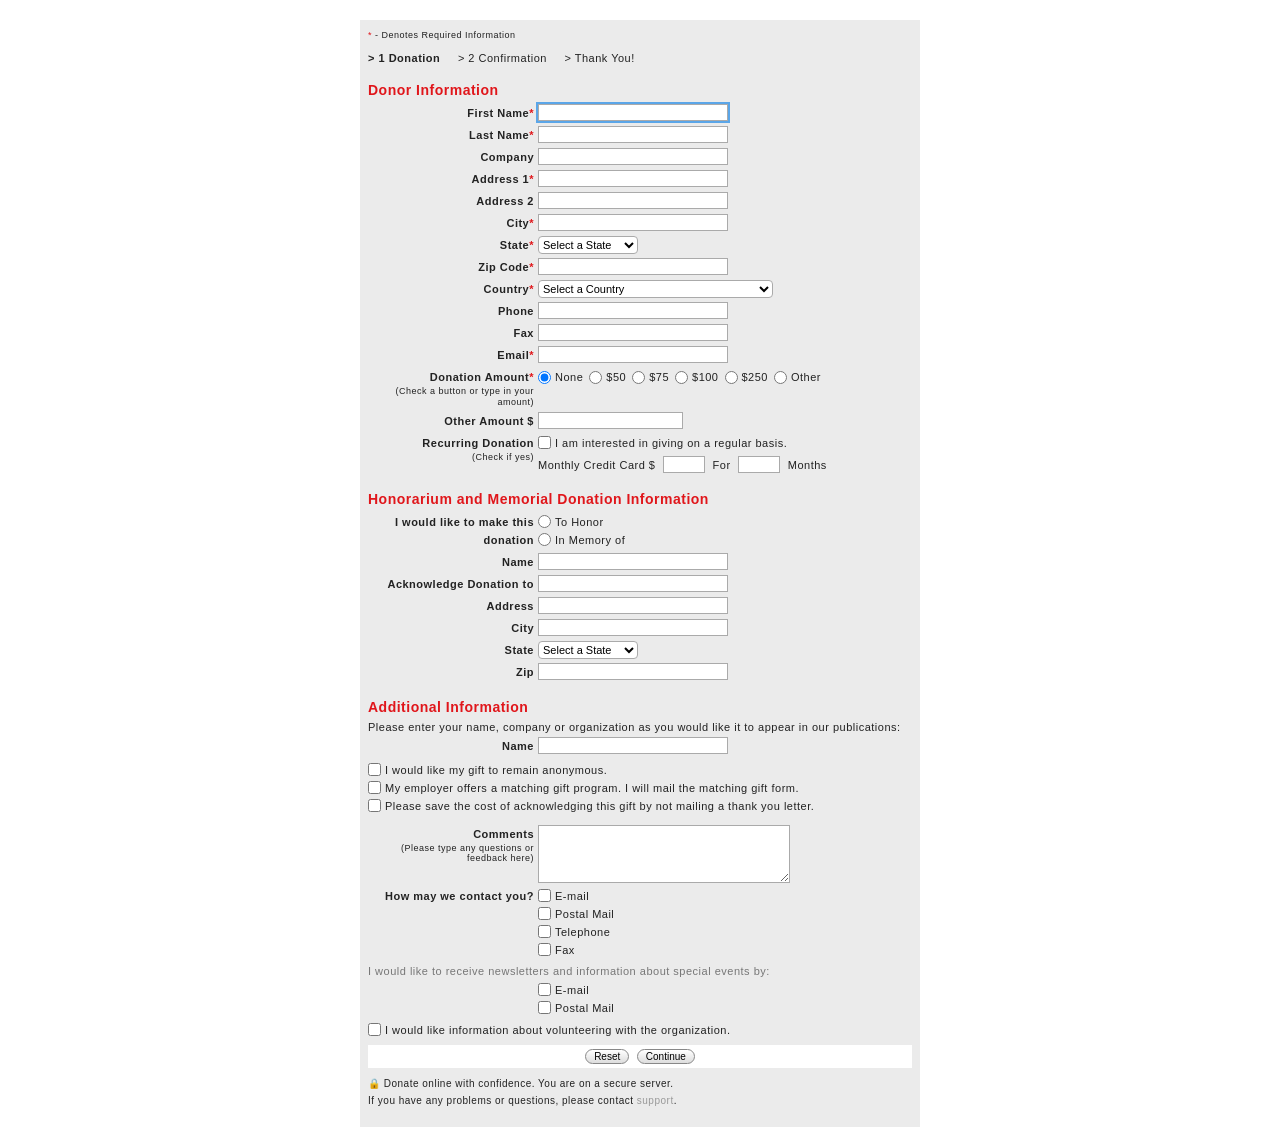
<file: index.html>
<!doctype html>
<html lang="en">
  <head>
    <meta charset="UTF-8" />
    <meta name="viewport" content="width=device-width, initial-scale=1.0" />
    <title>Registration Page</title>
    <link rel="stylesheet" href="style.css" />
  </head>
  <body>
    <div class="container">
      <p class="required-note">
        <span class="req">*</span> - Denotes Required Information
      </p>

      <p class="steps">
        <strong>&gt; 1 Donation</strong>
        <span>&gt; 2 Confirmation</span>
        <span>&gt; Thank You!</span>
      </p>

      <form action="#" method="post">
        <!-- ===== Donor Information ===== -->
        <h2>Donor Information</h2>

        <div class="row">
          <label for="fname">First Name<span class="req">*</span></label>
          <input type="text" id="fname" name="fname" autofocus />
        </div>
        <div class="row">
          <label for="lname">Last Name<span class="req">*</span></label>
          <input type="text" id="lname" name="lname" />
        </div>
        <div class="row">
          <label for="company">Company</label>
          <input type="text" id="company" name="company" />
        </div>
        <div class="row">
          <label for="addr1">Address 1<span class="req">*</span></label>
          <input type="text" id="addr1" name="addr1" />
        </div>
        <div class="row">
          <label for="addr2">Address 2</label>
          <input type="text" id="addr2" name="addr2" />
        </div>
        <div class="row">
          <label for="city">City<span class="req">*</span></label>
          <input type="text" id="city" name="city" />
        </div>
        <div class="row">
          <label for="state">State<span class="req">*</span></label>
          <select id="state" name="state">
            <option>Select a State</option>
            <option>Alabama</option>
            <option>California</option>
            <option>Florida</option>
            <option>New York</option>
            <option>Texas</option>
          </select>
        </div>
        <div class="row">
          <label for="zip">Zip Code<span class="req">*</span></label>
          <input type="text" id="zip" name="zip" />
        </div>
        <div class="row">
          <label for="country">Country<span class="req">*</span></label>
          <select id="country" name="country" class="wide-select">
            <option>Select a Country</option>
            <option>Bangladesh</option>
            <option>Canada</option>
            <option>India</option>
            <option>United Kingdom</option>
            <option>United States</option>
          </select>
        </div>
        <div class="row">
          <label for="phone">Phone</label>
          <input type="text" id="phone" name="phone" />
        </div>
        <div class="row">
          <label for="fax">Fax</label>
          <input type="text" id="fax" name="fax" />
        </div>
        <div class="row">
          <label for="email">Email<span class="req">*</span></label>
          <input type="email" id="email" name="email" />
        </div>

        <div class="row">
          <label
            >Donation Amount<span class="req">*</span>
            <small>(Check a button or type in your amount)</small>
          </label>
          <div class="field-inline">
            <label class="inline"
              ><input type="radio" name="amount" value="none" checked />
              None</label
            >
            <label class="inline"
              ><input type="radio" name="amount" value="50" /> $50</label
            >
            <label class="inline"
              ><input type="radio" name="amount" value="75" /> $75</label
            >
            <label class="inline"
              ><input type="radio" name="amount" value="100" /> $100</label
            >
            <label class="inline"
              ><input type="radio" name="amount" value="250" /> $250</label
            >
            <label class="inline"
              ><input type="radio" name="amount" value="other" /> Other</label
            >
          </div>
        </div>
        <div class="row">
          <label for="other-amount">Other Amount $</label>
          <input
            type="text"
            id="other-amount"
            name="other_amount"
            class="mid-input"
          />
        </div>

        <div class="row">
          <label>Recurring Donation <small>(Check if yes)</small></label>
          <div class="field-block">
            <label class="inline"
              ><input type="checkbox" name="recurring" /> I am interested in
              giving on a regular basis.</label
            >
            <div class="monthly">
              Monthly Credit Card $
              <input type="text" name="monthly_amount" class="tiny-input" />
              For
              <input type="text" name="months" class="tiny-input" />
              Months
            </div>
          </div>
        </div>

        <!-- ===== Honorarium ===== -->
        <h2>Honorarium and Memorial Donation Information</h2>

        <div class="row">
          <label>I would like to make this donation</label>
          <div class="field-block">
            <label class="inline"
              ><input type="radio" name="honor" value="honor" /> To Honor</label
            >
            <label class="inline"
              ><input type="radio" name="honor" value="memory" /> In Memory
              of</label
            >
          </div>
        </div>
        <div class="row">
          <label for="h-name">Name</label>
          <input type="text" id="h-name" name="h_name" />
        </div>
        <div class="row">
          <label for="h-ack">Acknowledge Donation to</label>
          <input type="text" id="h-ack" name="h_ack" />
        </div>
        <div class="row">
          <label for="h-addr">Address</label>
          <input type="text" id="h-addr" name="h_addr" />
        </div>
        <div class="row">
          <label for="h-city">City</label>
          <input type="text" id="h-city" name="h_city" />
        </div>
        <div class="row">
          <label for="h-state">State</label>
          <select id="h-state" name="h_state">
            <option>Select a State</option>
            <option>Alabama</option>
            <option>California</option>
            <option>Florida</option>
            <option>New York</option>
            <option>Texas</option>
          </select>
        </div>
        <div class="row">
          <label for="h-zip">Zip</label>
          <input type="text" id="h-zip" name="h_zip" />
        </div>

        <!-- ===== Additional Information ===== -->
        <h2>Additional Information</h2>
        <p class="note">
          Please enter your name, company or organization as you would like it
          to appear in our publications:
        </p>

        <div class="row">
          <label for="pub-name">Name</label>
          <input type="text" id="pub-name" name="pub_name" />
        </div>

        <div class="checks">
          <label class="inline"
            ><input type="checkbox" name="anonymous" /> I would like my gift to
            remain anonymous.</label
          >
          <label class="inline"
            ><input type="checkbox" name="matching" /> My employer offers a
            matching gift program. I will mail the matching gift form.</label
          >
          <label class="inline"
            ><input type="checkbox" name="nothanks" /> Please save the cost of
            acknowledging this gift by not mailing a thank you letter.</label
          >
        </div>

        <div class="row comments-row">
          <label for="comments"
            >Comments
            <small>(Please type any questions or feedback here)</small></label
          >
          <textarea id="comments" name="comments" rows="5"></textarea>
        </div>

        <div class="row">
          <label>How may we contact you?</label>
          <div class="field-block">
            <label class="inline"
              ><input type="checkbox" name="contact_email" /> E-mail</label
            >
            <label class="inline"
              ><input type="checkbox" name="contact_postal" /> Postal
              Mail</label
            >
            <label class="inline"
              ><input type="checkbox" name="contact_tel" /> Telephone</label
            >
            <label class="inline"
              ><input type="checkbox" name="contact_fax" /> Fax</label
            >
          </div>
        </div>

        <p class="note gray">
          I would like to receive newsletters and information about special
          events by:
        </p>
        <div class="indent">
          <label class="inline"
            ><input type="checkbox" name="news_email" /> E-mail</label
          >
          <label class="inline"
            ><input type="checkbox" name="news_postal" /> Postal Mail</label
          >
        </div>

        <div class="checks volunteer">
          <label class="inline"
            ><input type="checkbox" name="volunteer" /> I would like information
            about volunteering with the organization.</label
          >
        </div>

        <div class="buttons">
          <input type="reset" value="Reset" />
          <input type="submit" value="Continue" />
        </div>
      </form>

      <p class="secure">
        &#128274; Donate online with confidence. You are on a secure server.
      </p>
      <p class="help">
        If you have any problems or questions, please contact
        <a href="#">support</a>.
      </p>
    </div>
  </body>
</html>
</file>
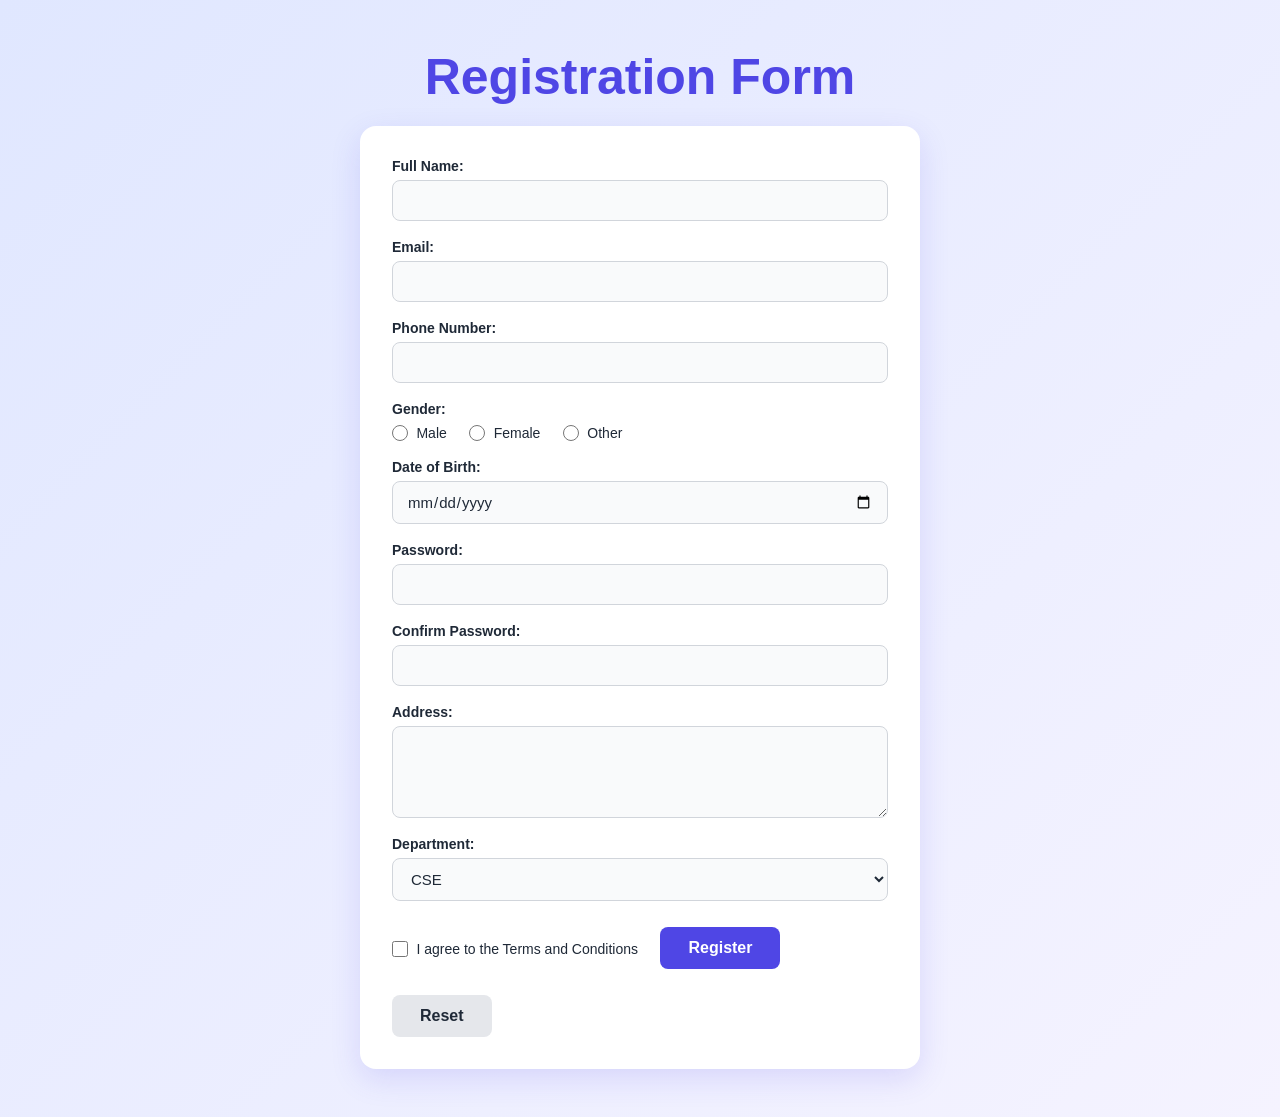
<file: Registration.html>
<!DOCTYPE html>
<html>

<head>
    <meta charset="UTF-8">
    <meta name="viewport" content="width=device-width, initial-scale=1.0">
    <title>Registration Form</title>
    <link rel="stylesheet" href="regi.css">
</head>

<body>

    <h2>
        Registration Form
    </h2>

    <form action="#" method="post">

        <label for="fullname">Full Name:</label><br>
        <input type="text" id="fullname" name="fullname" required><br><br>

        <label for="email">Email:</label><br>
        <input type="email" id="email" name="email" required><br><br>

        <label for="phone">Phone Number:</label><br>
        <input type="tel" id="phone" name="phone" required><br><br>

        <label>Gender:</label><br>

        <input type="radio" id="male" name="gender" value="Male">
        <label for="male">Male</label>

        <input type="radio" id="female" name="gender" value="Female">
        <label for="female">Female</label>

        <input type="radio" id="other" name="gender" value="Other">
        <label for="other">Other</label><br><br>

        <label for="dob">Date of Birth:</label><br>
        <input type="date" id="dob" name="dob"><br><br>

        <label for="password">Password:</label><br>
        <input type="password" id="password" name="password" required><br><br>

        <label for="confirmPassword">Confirm Password:</label><br>
        <input type="password" id="confirmPassword" name="confirmPassword" required><br><br>

        <label for="address">Address:</label><br>
        <textarea id="address" name="address" rows="4"></textarea><br><br>

        <label for="department">Department:</label><br>
        <select id="department" name="department">
            <option value="CSE">CSE</option>
            <option value="EEE">EEE</option>
            <option value="BBA">BBA</option>
            <option value="English">English</option>
        </select><br><br>

        <input type="checkbox" id="terms" name="terms" required>
        <label for="terms">I agree to the Terms and Conditions</label><br><br>


        <input type="submit" value="Register" ;>

        <input type="reset" value="Reset" ;>
    </form>

</body>

</html>
</file>
<file: style.css>
* {
  box-sizing: border-box;
}

body {
  margin: 0;
  padding: 20px;
  background: #ffffff;
  font-family: Verdana, Geneva, sans-serif;
  font-size: 11px;
  color: #222;
}

.container {
  width: 100%;
  max-width: 560px;
  margin: 0 auto;
  padding: 10px 8px 15px;
  background: #ebebeb;
  letter-spacing: 0.5px;
}

.req {
  color: #e0161b;
}

.required-note {
  font-size: 9px;
  margin: 0 0 12px;
}

.steps {
  margin: 0 0 14px;
}

.steps span {
  margin-left: 14px;
}

h2 {
  color: #e0161b;
  font-family: Arial, Helvetica, sans-serif;
  font-size: 14px;
  margin: 18px 0 6px;
}

.row {
  display: flex;
  align-items: flex-start;
  margin-bottom: 4px;
}

.row > label:first-child {
  width: 170px;
  padding-right: 4px;
  text-align: right;
  font-weight: bold;
  line-height: 18px;
  flex-shrink: 0;
}

.row > label small {
  display: block;
  font-weight: normal;
  font-size: 9px;
  line-height: 1.2;
}

input[type="text"],
input[type="email"],
select,
textarea {
  font-family: inherit;
  font-size: 11px;
  border: 1px solid #aaa;
  background: #fff;
}

input[type="text"],
input[type="email"] {
  width: 190px;
  height: 17px;
}

input[type="text"]:focus,
input[type="email"]:focus,
textarea:focus {
  outline: 2px solid #5ba6e8;
}

select {
  height: 18px;
  border-radius: 4px;
  width: 100px;
}

select.wide-select {
  width: 235px;
}

.mid-input {
  width: 145px !important;
}

.tiny-input {
  width: 42px !important;
  margin: 0 4px;
}

textarea {
  width: 252px;
  height: 58px;
  resize: both;
}

.field-inline {
  display: flex;
  flex-wrap: wrap;
  align-items: center;
}

.field-block {
  display: flex;
  flex-direction: column;
}

label.inline {
  display: inline-flex;
  align-items: center;
  margin-right: 6px;
  line-height: 18px;
  cursor: pointer;
}

label.inline input {
  margin: 0 4px 0 0;
}

.monthly {
  margin-top: 4px;
  padding-left: 0;
}

.note {
  margin: 0 0 4px;
}

.note.gray {
  color: #777;
  margin-top: 6px;
}

.checks {
  margin: 6px 0 10px;
}

.checks label.inline {
  display: flex;
  margin-right: 0;
}

.checks.volunteer {
  margin: 4px 0 6px;
}

.comments-row {
  margin-top: 10px;
}

.indent {
  padding-left: 170px;
  display: flex;
  flex-direction: column;
}

.buttons {
  text-align: center;
  background: #fff;
  padding: 4px 0;
  margin: 6px 0 10px;
}

.buttons input {
  font-family: inherit;
  font-size: 10px;
  padding: 1px 8px;
  margin: 0 2px;
  border: 1px solid #888;
  border-radius: 10px;
  background: linear-gradient(#fff, #ddd);
  cursor: pointer;
}

.secure,
.help {
  margin: 6px 0;
  font-size: 10px;
}

.help a {
  color: #999;
  text-decoration: none;
}

@media (max-width: 520px) {
  .row {
    flex-direction: column;
  }
  .row > label:first-child {
    width: auto;
    text-align: left;
  }
  .indent {
    padding-left: 0;
  }
  input[type="text"],
  input[type="email"],
  textarea,
  select.wide-select {
    width: 100%;
  }
}
</file>
<file: regi.css>
:root {
    --primary: #4f46e5;
    --primary-dark: #4338ca;
    --text: #1f2937;
    --border: #d1d5db;
}

* {
    box-sizing: border-box;
}

body {
    margin: 20;
    padding: 40px 16px;
    font-family: "Segoe UI", Roboto, Helvetica, Arial, sans-serif;
    color: var(--text);
    background: linear-gradient(135deg, #e0e7ff 0%, #f5f3ff 100%);
    min-height: 100vh;
}

/* Heading */
h2 {
    max-width: 560px;
    margin: 0 auto 20px;
    text-align: center;
    font-size: 50px;
    color: var(--primary);
}

/* Form card */
form {
    max-width: 560px;
    margin: 0 auto;
    padding: 32px;
    background: #fff;
    border-radius: 16px;
    box-shadow: 0 10px 30px rgba(79, 70, 229, 0.15);
}

/* <br> tags are replaced by CSS spacing */
br {
    display: none;
}

/* Labels (above inputs) */
label {
    display: block;
    margin-top: 18px;
    margin-bottom: 6px;
    font-size: 14px;
    font-weight: 600;
}

form label:first-child {
    margin-top: 0;
}

/* Text-like fields */
input[type="text"],
input[type="email"],
input[type="tel"],
input[type="date"],
input[type="password"],
textarea,
select {
    display: block;
    width: 100%;
    padding: 11px 14px;
    font-size: 15px;
    font-family: inherit;
    color: var(--text);
    background: #f9fafb;
    border: 1px solid var(--border);
    border-radius: 8px;
    transition: border-color .2s, box-shadow .2s, background .2s;
}

textarea {
    resize: vertical;
}

input:focus,
textarea:focus,
select:focus {
    outline: none;
    background: #fff;
    border-color: var(--primary);
    box-shadow: 0 0 0 3px rgba(79, 70, 229, 0.18);
}

/* Radio and checkbox, with their labels on the same line */
input[type="radio"],
input[type="checkbox"] {
    width: 16px;
    height: 16px;
    margin: 0 4px 0 0;
    vertical-align: middle;
    accent-color: var(--primary);
    cursor: pointer;
}

input[type="radio"]+label,
input[type="checkbox"]+label {
    display: inline-block;
    margin: 0 18px 0 0;
    font-weight: 500;
    vertical-align: middle;
    cursor: pointer;
}

/* Buttons */
input[type="submit"],
input[type="reset"] {
    margin-top: 26px;
    margin-right: 10px;
    padding: 12px 28px;
    font-size: 16px;
    font-weight: 600;
    border: none;
    border-radius: 8px;
    cursor: pointer;
    transition: background .2s, transform .1s;
}

input[type="submit"] {
    background: var(--primary);
    color: #fff;
}

input[type="submit"]:hover {
    background: var(--primary-dark);
}

input[type="reset"] {
    background: #e5e7eb;
    color: var(--text);
}

input[type="reset"]:hover {
    background: #d1d5db;
}

input[type="submit"]:active,
input[type="reset"]:active {
    transform: scale(0.98);
}

@media (max-width: 480px) {
    form {
        padding: 22px 18px;
    }
}
</file>
